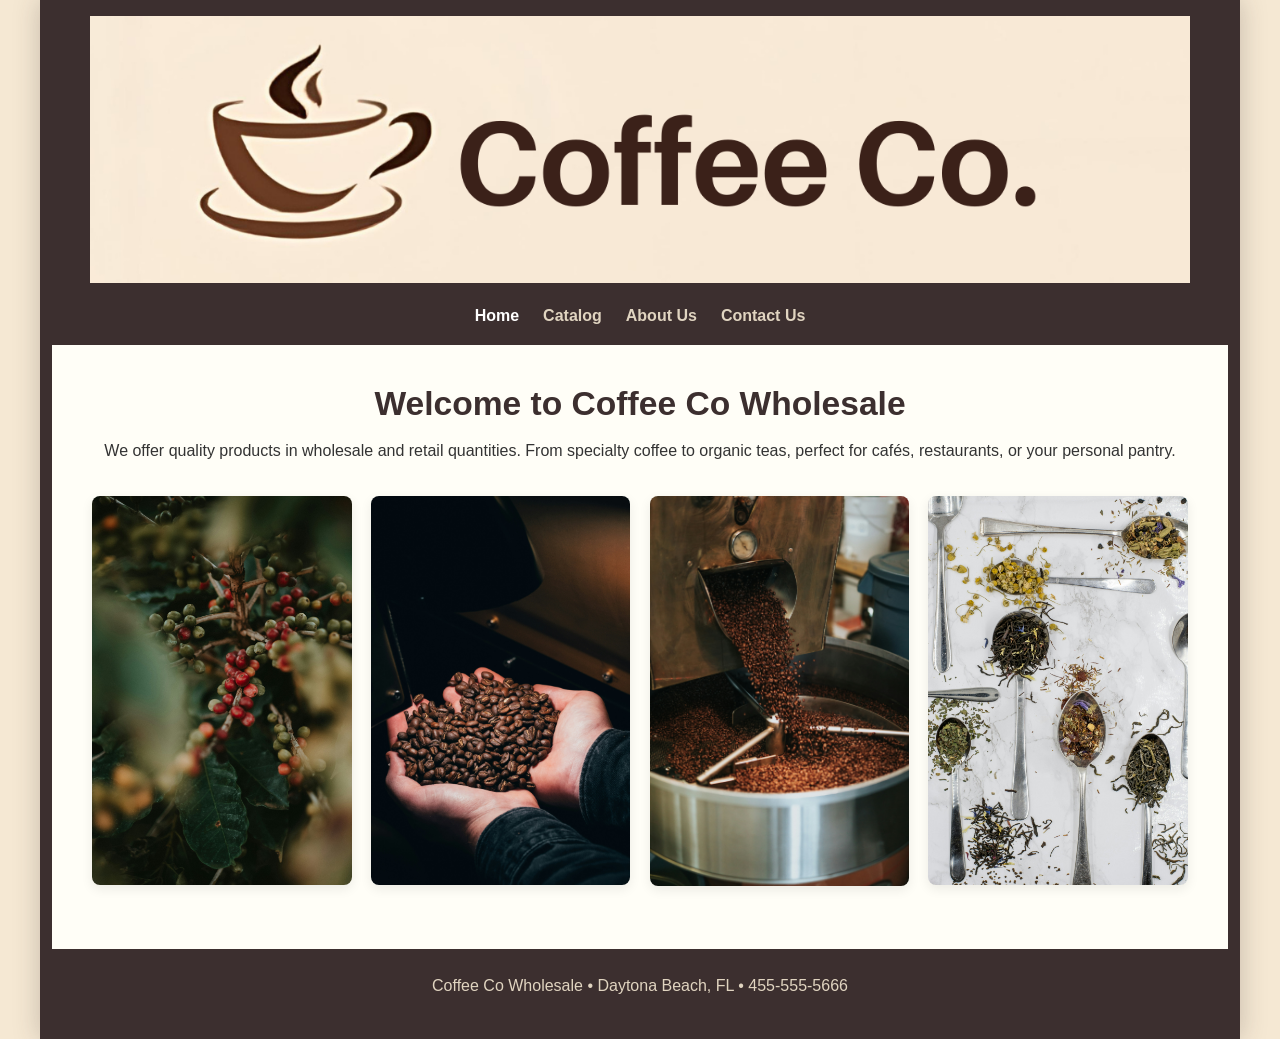
<file: index.html>
<!DOCTYPE html>
<html lang="en">
<head>
    <meta charset="UTF-8">
    <meta name="viewport" content="width=device-width, initial-scale=1.0">
    <title>Coffee Co Wholesale - Home</title>
    <link href="style.css" rel="stylesheet">
</head>
<body>

    <header>
        <a href="index.html">
            <img src="coffee_co.png" alt="Coffee Co Wholesale Logo">
        </a>
        
        <nav>
            <ul>
                <li><a href="index.html" class="active">Home</a></li>
                <li><a href="catalog.html">Catalog</a></li>
                <li><a href="about_us.html">About Us</a></li>
                <li><a href="contact_us.html">Contact Us</a></li>
            </ul>
        </nav>
    </header>

    <main>
        <h2>Welcome to Coffee Co Wholesale</h2>
        <p>We offer quality products in wholesale and retail quantities. From specialty coffee to organic teas, perfect for cafés, restaurants, or your personal pantry.</p>

        <div class="images">
            <img src="Farms.jpg" alt="Coffee farms in Central America">
            <img src="speciality_coffee.jpg" alt="Specialty coffee beans">
            <img src="roasting.jpg" alt="Fresh coffee roasting process">
            <img src="herbal_teas.jpg" alt="Herbal tea blends">
        </div>
    </main>

    <footer>
        <p>Coffee Co Wholesale • Daytona Beach, FL • 455-555-5666</p>
    </footer>

</body>
</html>
</file>
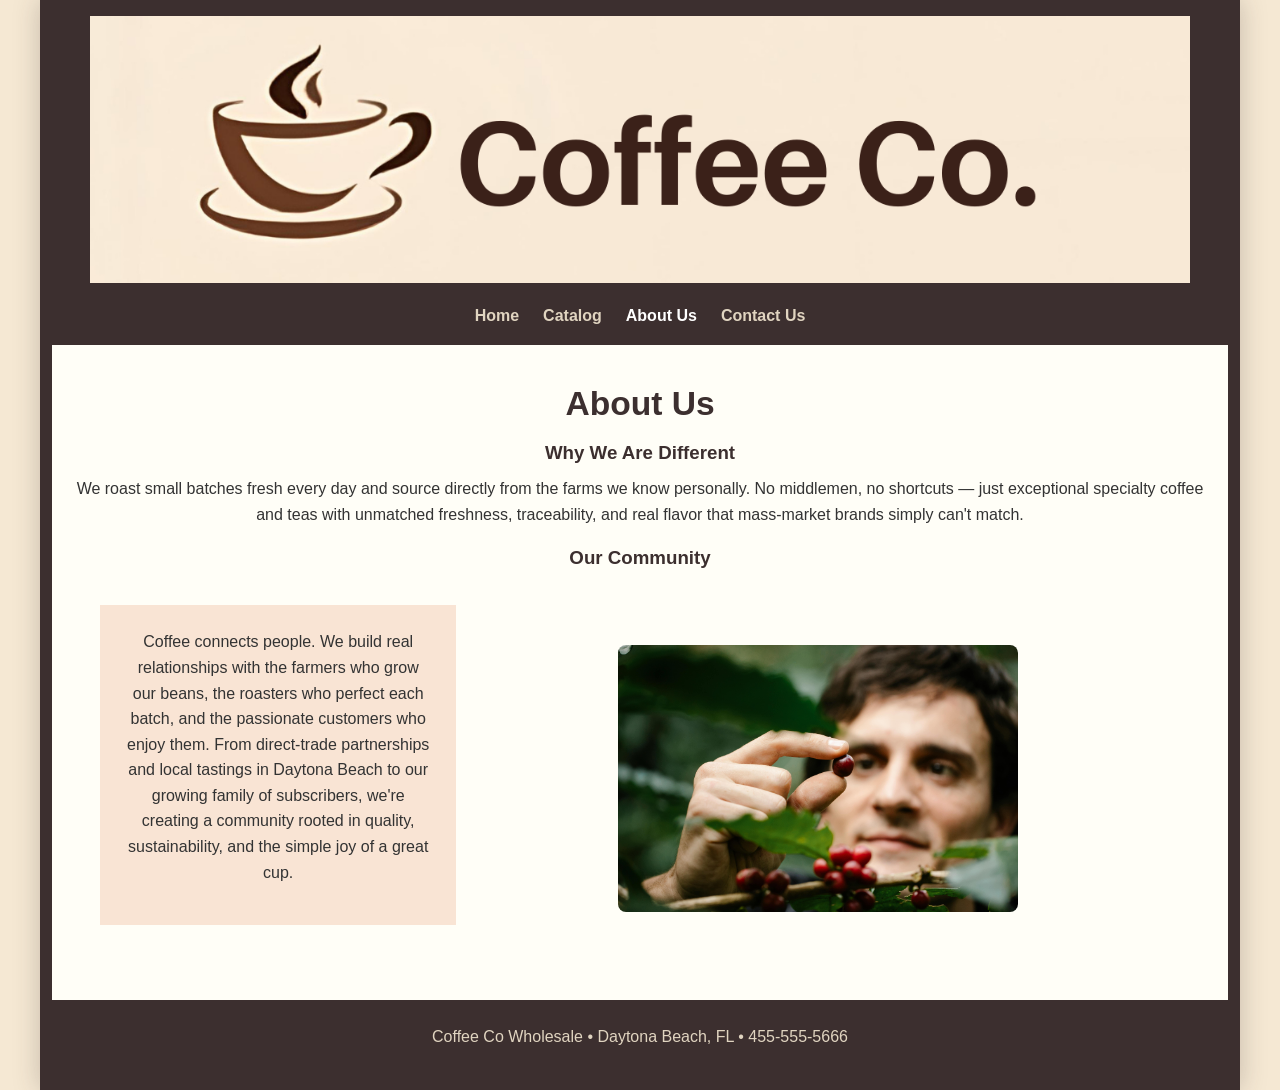
<file: about_us.html>
<!DOCTYPE html>
<html lang="en">
<head>
    <meta charset="UTF-8">
    <meta name="viewport" content="width=device-width, initial-scale=1.0">
    <title>About Us - Coffee Co Wholesale</title>
    <link href="style.css" rel="stylesheet">
</head>
<body>

    <header>
        <a href="index.html">
            <img src="coffee_co.png" alt="Coffee Co Wholesale Logo">
        </a>
        
        <nav>
            <ul>
                <li><a href="index.html">Home</a></li>
                <li><a href="catalog.html">Catalog</a></li>
                <li><a href="about_us.html" class="active">About Us</a></li>
                <li><a href="contact_us.html">Contact Us</a></li>
            </ul>
        </nav>
    </header>

    <main>
        <h2>About Us</h2>

        <div class="about">
            <h3>Why We Are Different</h3>
            <p>We roast small batches fresh every day and source directly from the farms we know personally. No middlemen, no shortcuts — just exceptional specialty coffee and teas with unmatched freshness, traceability, and real flavor that mass-market brands simply can't match.</p>
        </div>

        <h3>Our Community</h3>

        <div id="columns">
            <section id="leftColumn">
                <p>Coffee connects people. We build real relationships with the farmers who grow our beans, the roasters who perfect each batch, and the passionate customers who enjoy them. From direct-trade partnerships and local tastings in Daytona Beach to our growing family of subscribers, we're creating a community rooted in quality, sustainability, and the simple joy of a great cup.</p>
            </section>

            <section id="rightColumn">
                <img src="about.jpg" alt="Coffee Co community with farmers" class="about-roast">
            </section>
        </div>
    </main>

    <footer>
        <p>Coffee Co Wholesale • Daytona Beach, FL • 455-555-5666</p>
    </footer>

</body>
</html>
</file>
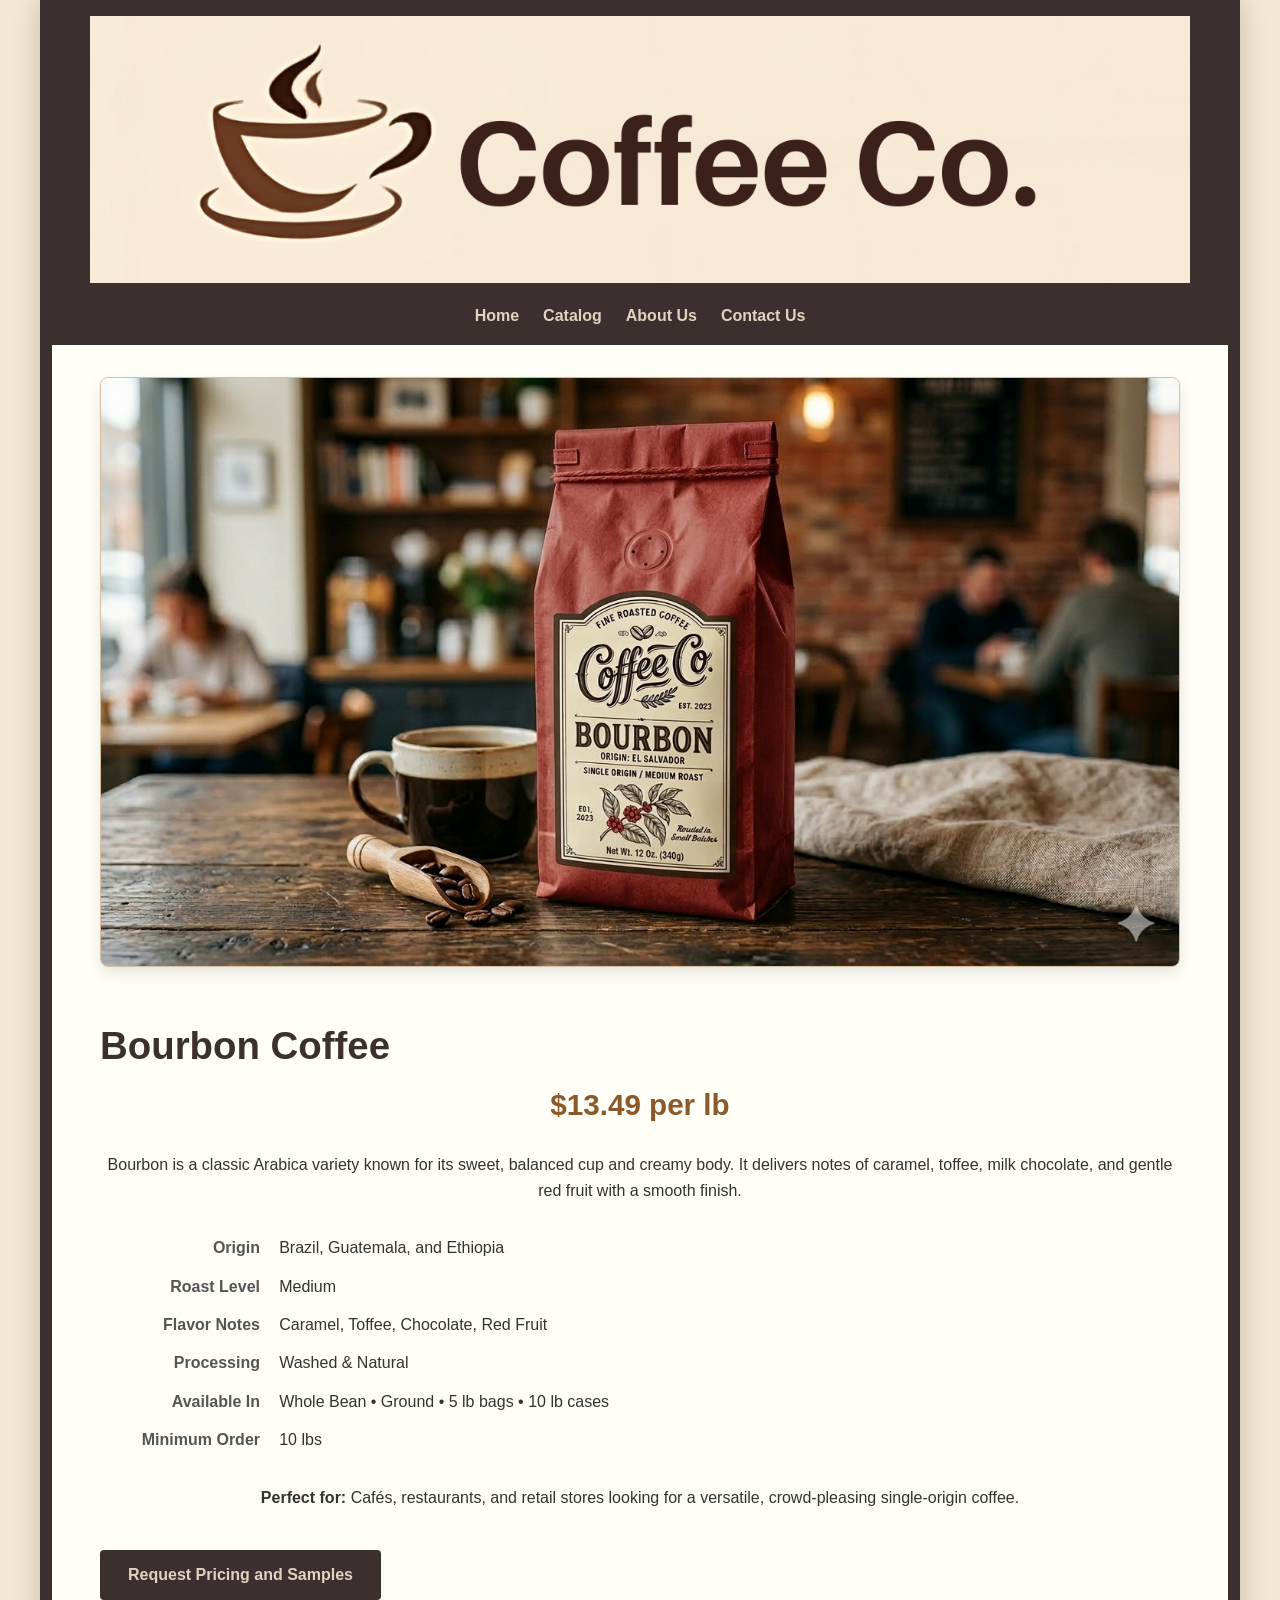
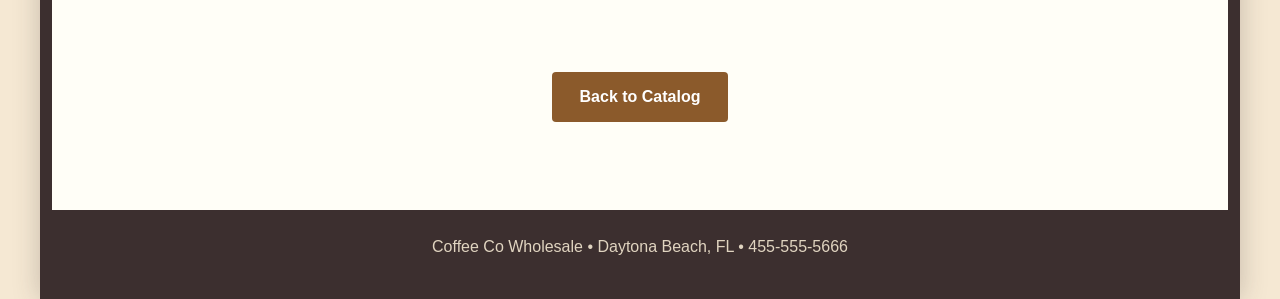
<file: bourbon_coffee.html>
<!DOCTYPE html>
<html lang="en">
<head>
    <meta charset="UTF-8">
    <meta name="viewport" content="width=device-width, initial-scale=1.0">
    <title>Bourbon Coffee - Coffee Co Wholesale</title>
    <link href="style.css" rel="stylesheet">
</head>
<body>

   <header>
        <a href="index.html">
            <img src="coffee_co.png" alt="Coffee Co Wholesale Logo">
        </a>
        
        <nav>
            <ul>
                <li><a href="index.html">Home</a></li>
                <li><a href="catalog.html">Catalog</a></li>
                <li><a href="about_us.html">About Us</a></li>
                <li><a href="contact_us.html">Contact Us</a></li>
            </ul>
        </nav>
    </header>


   <main>
        <article class="product-detail">
            <img src="bourbon.png" alt="Bourbon Coffee beans" class="large">

            <div class="product-info">
                <h1>Bourbon Coffee</h1>
                <p class="price">$13.49 per lb</p>
                
                <p>Bourbon is a classic Arabica variety known for its sweet, balanced cup and creamy body. It delivers notes of caramel, toffee, milk chocolate, and gentle red fruit with a smooth finish.</p>

                <dl>
                    <dt>Origin</dt>
                    <dd>Brazil, Guatemala, and Ethiopia</dd>
                    
                    <dt>Roast Level</dt>
                    <dd>Medium</dd>
                    
                    <dt>Flavor Notes</dt>
                    <dd>Caramel, Toffee, Chocolate, Red Fruit</dd>
                    
                    <dt>Processing</dt>
                    <dd>Washed &amp; Natural</dd>
                    
                    <dt>Available In</dt>
                    <dd>Whole Bean • Ground • 5 lb bags • 10 lb cases</dd>
                    
                    <dt>Minimum Order</dt>
                    <dd>10 lbs</dd>
                </dl>

                <p><strong>Perfect for:</strong> Cafés, restaurants, and retail stores looking for a versatile, crowd-pleasing single-origin coffee.</p>
                
                <a href="contact_us.html" class="wholesale-link">Request Pricing and Samples</a>
            </div>
        </article>
         <div style="text-align: center; margin: 2rem 0;">
            <a href="catalog.html" class="back-to-catalog">
                 Back to Catalog
            </a>
        </div>
    </main>

    <footer>
        <p>Coffee Co Wholesale • Daytona Beach, FL • 455-555-5666</p>
    </footer>

</body>
</html>
</file>
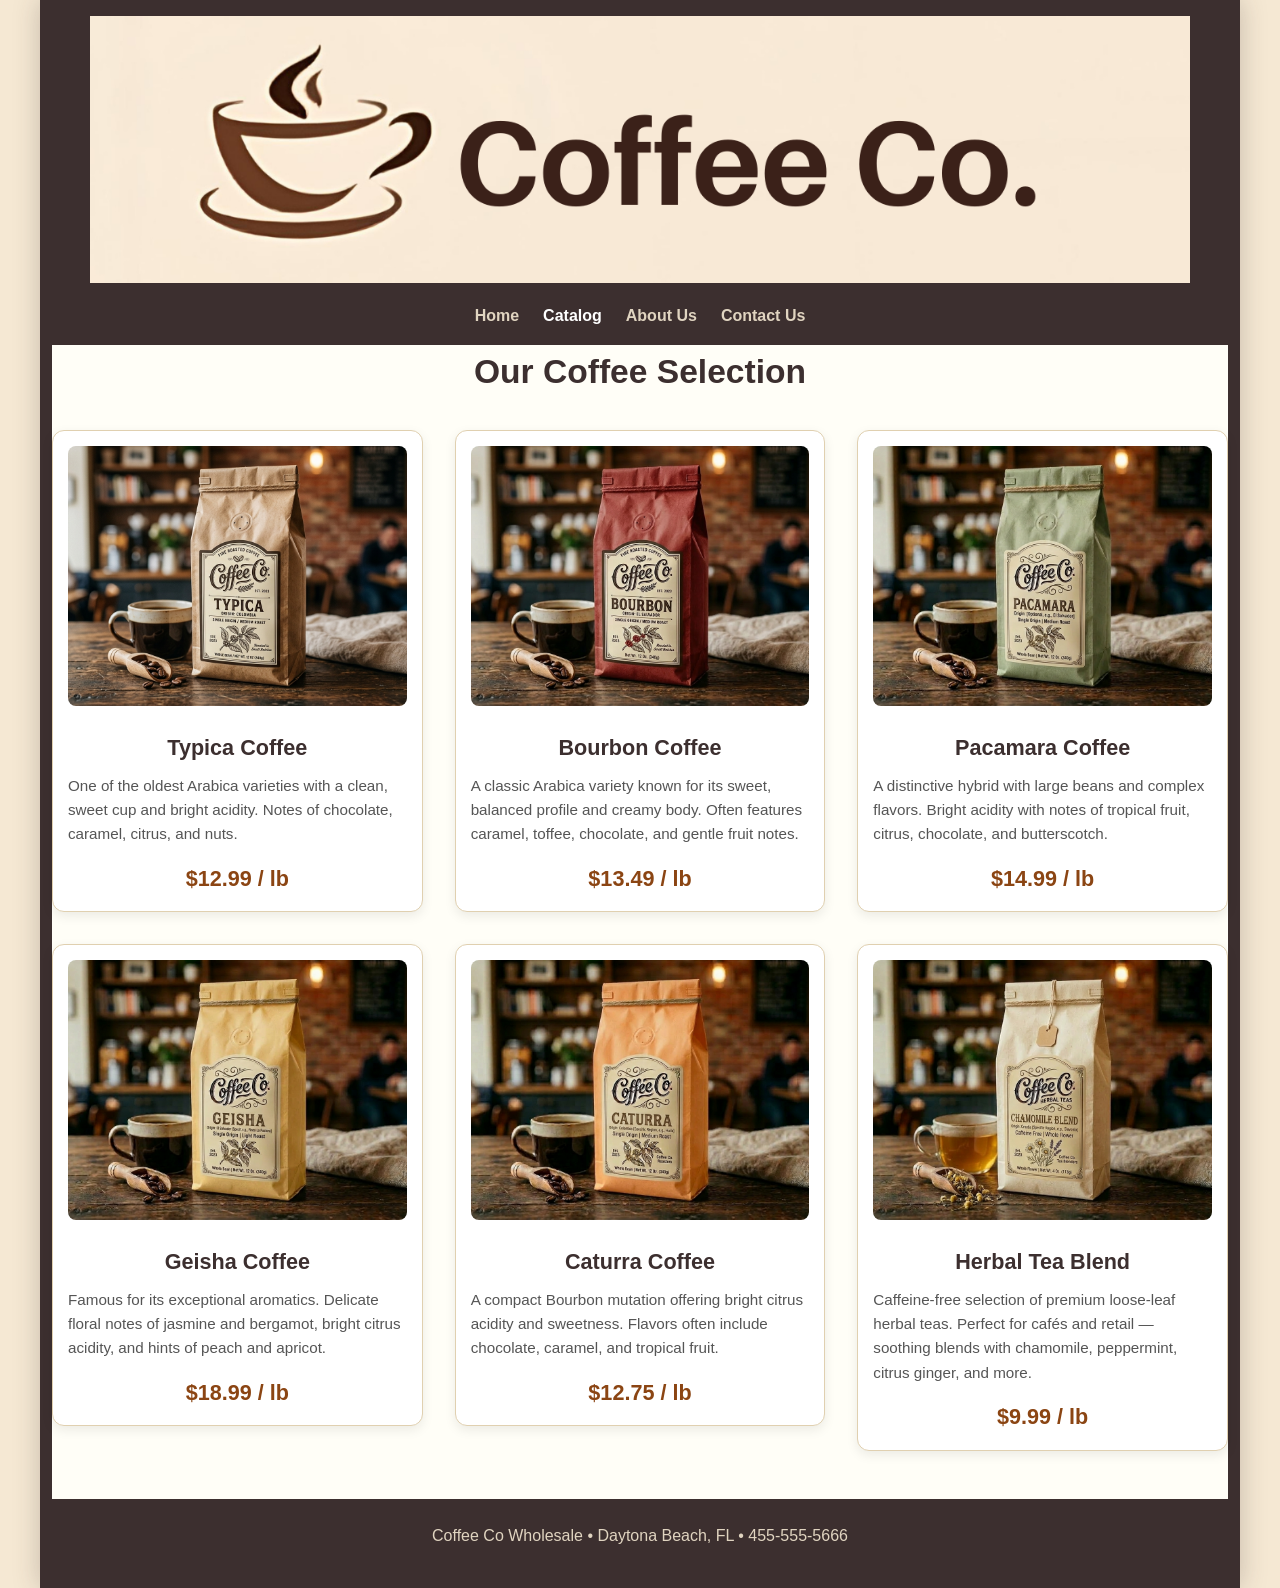
<file: catalog.html>
<!DOCTYPE html>
<html lang="en">
<head>
    <meta charset="UTF-8">
    <meta name="viewport" content="width=device-width, initial-scale=1.0">
    <title>Catalog - Coffee Co Wholesale</title>
    <link href="style.css" rel="stylesheet">
</head>
<body>

    <header>
        <a href="index.html">
            <img src="coffee_co.png" alt="Coffee Co Wholesale Logo">
        </a>
        
        <nav>
            <ul>
                <li><a href="index.html">Home</a></li>
                <li><a href="catalog.html" class="active">Catalog</a></li>
                <li><a href="about_us.html" >About Us</a></li>
                <li><a href="contact_us.html">Contact Us</a></li>
            </ul>
        </nav>
    </header>


    <section class="catalog">
        <h2>Our Coffee Selection</h2>
        
        <div class="product-grid">
            
            <!-- Typica -->
            <a href="typica_coffee.html" class="product-link">
                <article class="product">
                    <img src="typica.png" alt="Typica Coffee">
                    <h3>Typica Coffee</h3>
                    <p>One of the oldest Arabica varieties with a clean, sweet cup and bright acidity. Notes of chocolate, caramel, citrus, and nuts.</p>
                    <span class="price">$12.99 / lb</span>
                </article>
            </a>
            
            <!-- Bourbon -->
            <a href="bourbon_coffee.html" class="product-link">
                <article class="product">
                    <img src="bourbon.png" alt="Bourbon Coffee">
                    <h3>Bourbon Coffee</h3>
                    <p>A classic Arabica variety known for its sweet, balanced profile and creamy body. Often features caramel, toffee, chocolate, and gentle fruit notes.</p>
                    <span class="price">$13.49 / lb</span>
                </article>
            </a>
            
            <!-- Pacamara -->
            <a href="pacamara_coffee.html" class="product-link">
                <article class="product">
                    <img src="pacamara.png" alt="Pacamara Coffee">
                    <h3>Pacamara Coffee</h3>
                    <p>A distinctive hybrid with large beans and complex flavors. Bright acidity with notes of tropical fruit, citrus, chocolate, and butterscotch.</p>
                    <span class="price">$14.99 / lb</span>
                </article>
            </a>
            
            <!-- Geisha -->
            <a href="geisha_coffee.html" class="product-link">
                <article class="product">
                    <img src="geisha.png" alt="Geisha Coffee">
                    <h3>Geisha Coffee</h3>
                    <p>Famous for its exceptional aromatics. Delicate floral notes of jasmine and bergamot, bright citrus acidity, and hints of peach and apricot.</p>
                    <span class="price">$18.99 / lb</span>
                </article>
            </a>
            
            <!-- Caturra -->
            <a href="caturra_coffee.html" class="product-link">
                <article class="product">
                    <img src="caturra.png" alt="Caturra Coffee">
                    <h3>Caturra Coffee</h3>
                    <p>A compact Bourbon mutation offering bright citrus acidity and sweetness. Flavors often include chocolate, caramel, and tropical fruit.</p>
                    <span class="price">$12.75 / lb</span>
                </article>
            </a>
            
            <!-- Herbal Tea -->
            <a href="herbal_tea.html" class="product-link">
                <article class="product">
                    <img src="herbal_tea.png" alt="Herbal Tea Blend">
                    <h3>Herbal Tea Blend</h3>
                    <p>Caffeine-free selection of premium loose-leaf herbal teas. Perfect for cafés and retail — soothing blends with chamomile, peppermint, citrus ginger, and more.</p>
                    <span class="price">$9.99 / lb</span>
                </article>
            </a>
            
        </div>
    </section>

    <footer>
        <p>Coffee Co Wholesale • Daytona Beach, FL • 455-555-5666</p>
    </footer>

</body>
</html>
</file>
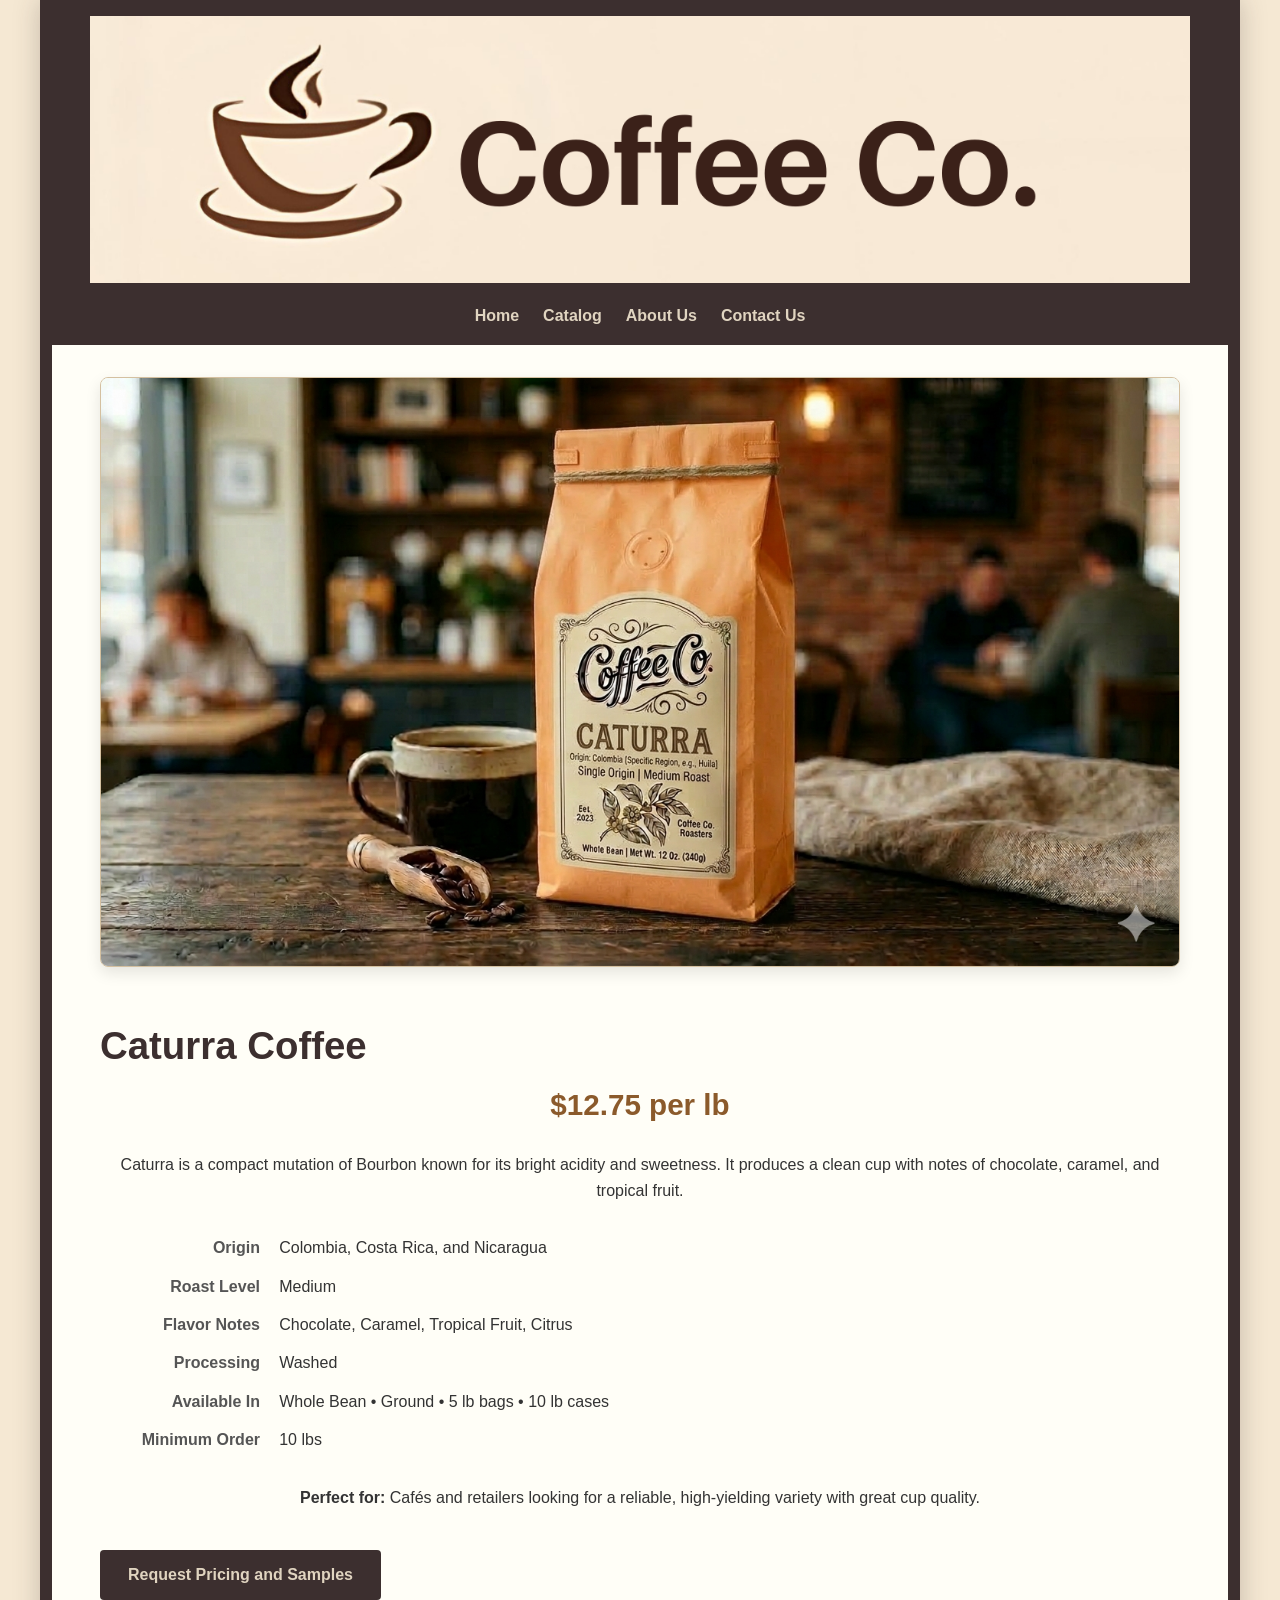
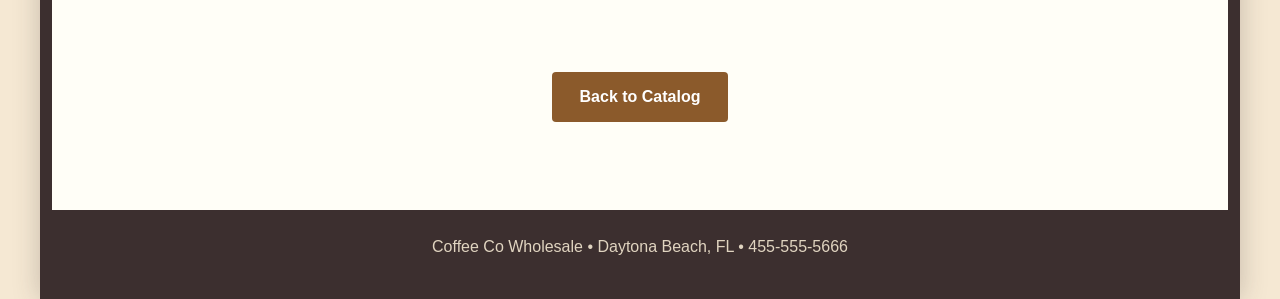
<file: caturra_coffee.html>
<!DOCTYPE html>
<html lang="en">
<head>
    <meta charset="UTF-8">
    <meta name="viewport" content="width=device-width, initial-scale=1.0">
    <title>Caturra Coffee - Coffee Co Wholesale</title>
    <link href="style.css" rel="stylesheet">
</head>
<body>

   <header>
        <a href="index.html">
            <img src="coffee_co.png" alt="Coffee Co Wholesale Logo">
        </a>
        
        <nav>
            <ul>
                <li><a href="index.html">Home</a></li>
                <li><a href="catalog.html">Catalog</a></li>
                <li><a href="about_us.html" >About Us</a></li>
                <li><a href="contact_us.html">Contact Us</a></li>
            </ul>
        </nav>
    </header>


   <main>
        <article class="product-detail">
            <img src="caturra.png" alt="Caturra Coffee beans" class="large">

            <div class="product-info">
                <h1>Caturra Coffee</h1>
                <p class="price">$12.75 per lb</p>
                
                <p>Caturra is a compact mutation of Bourbon known for its bright acidity and sweetness. It produces a clean cup with notes of chocolate, caramel, and tropical fruit.</p>

                <dl>
                    <dt>Origin</dt>
                    <dd>Colombia, Costa Rica, and Nicaragua</dd>
                    
                    <dt>Roast Level</dt>
                    <dd>Medium</dd>
                    
                    <dt>Flavor Notes</dt>
                    <dd>Chocolate, Caramel, Tropical Fruit, Citrus</dd>
                    
                    <dt>Processing</dt>
                    <dd>Washed</dd>
                    
                    <dt>Available In</dt>
                    <dd>Whole Bean • Ground • 5 lb bags • 10 lb cases</dd>
                    
                    <dt>Minimum Order</dt>
                    <dd>10 lbs</dd>
                </dl>

                <p><strong>Perfect for:</strong> Cafés and retailers looking for a reliable, high-yielding variety with great cup quality.</p>
                
                <a href="contact_us.html" class="wholesale-link">Request Pricing and Samples</a>
            </div>
        </article>
         <div style="text-align: center; margin: 2rem 0;">
            <a href="catalog.html" class="back-to-catalog">
                 Back to Catalog
            </a>
        </div>
    </main>

    <footer>
        <p>Coffee Co Wholesale • Daytona Beach, FL • 455-555-5666</p>
    </footer>

</body>
</html>
</file>
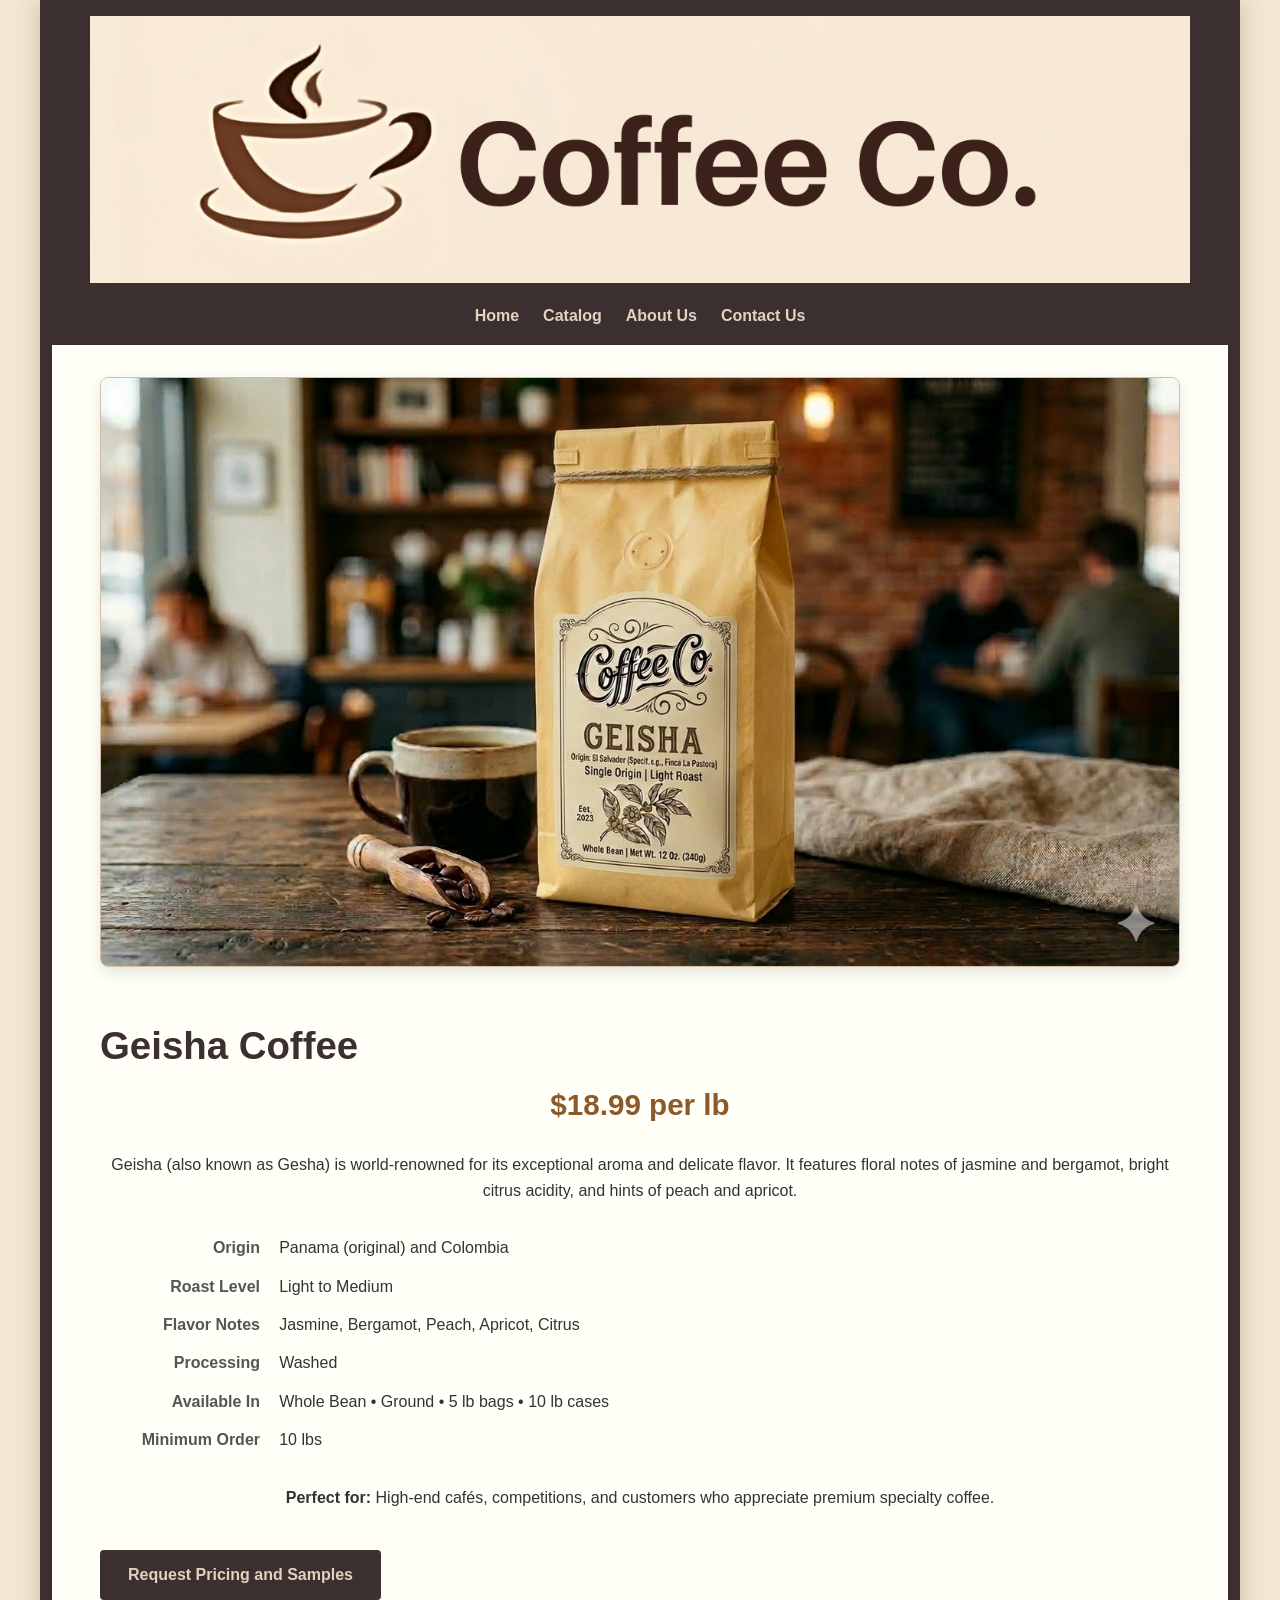
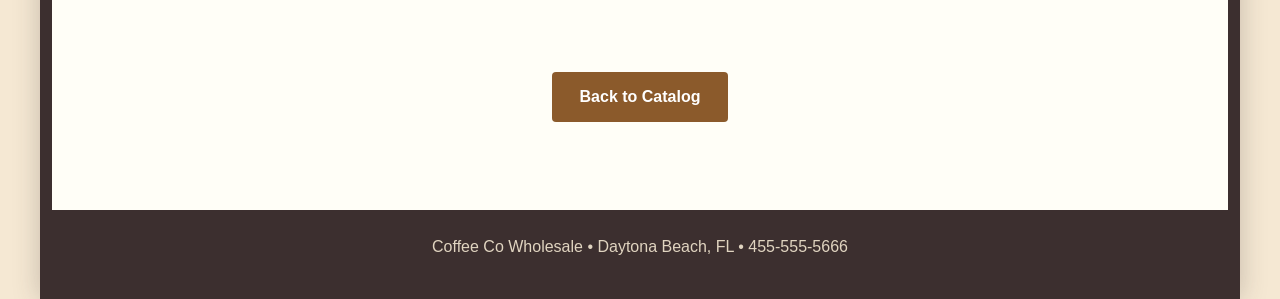
<file: geisha_coffee.html>
<!DOCTYPE html>
<html lang="en">
<head>
    <meta charset="UTF-8">
    <meta name="viewport" content="width=device-width, initial-scale=1.0">
    <title>Geisha Coffee - Coffee Co Wholesale</title>
    <link href="style.css" rel="stylesheet">
</head>
<body>

    <header>
        <a href="index.html">
            <img src="coffee_co.png" alt="Coffee Co Wholesale Logo">
        </a>
        
        <nav>
            <ul>
                <li><a href="index.html">Home</a></li>
                <li><a href="catalog.html">Catalog</a></li>
                <li><a href="about_us.html" >About Us</a></li>
                <li><a href="contact_us.html">Contact Us</a></li>
            </ul>
        </nav>
    </header>


   <main>
        <article class="product-detail">
            <img src="geisha.png" alt="Geisha Coffee beans" class="large">

            <div class="product-info">
                <h1>Geisha Coffee</h1>
                <p class="price">$18.99 per lb</p>
                
                <p>Geisha (also known as Gesha) is world-renowned for its exceptional aroma and delicate flavor. It features floral notes of jasmine and bergamot, bright citrus acidity, and hints of peach and apricot.</p>

                <dl>
                    <dt>Origin</dt>
                    <dd>Panama (original) and Colombia</dd>
                    
                    <dt>Roast Level</dt>
                    <dd>Light to Medium</dd>
                    
                    <dt>Flavor Notes</dt>
                    <dd>Jasmine, Bergamot, Peach, Apricot, Citrus</dd>
                    
                    <dt>Processing</dt>
                    <dd>Washed</dd>
                    
                    <dt>Available In</dt>
                    <dd>Whole Bean • Ground • 5 lb bags • 10 lb cases</dd>
                    
                    <dt>Minimum Order</dt>
                    <dd>10 lbs</dd>
                </dl>

                <p><strong>Perfect for:</strong> High-end cafés, competitions, and customers who appreciate premium specialty coffee.</p>
                
                <a href="contact_us.html" class="wholesale-link">Request Pricing and Samples</a>
            </div>
        </article>
         <div style="text-align: center; margin: 2rem 0;">
            <a href="catalog.html" class="back-to-catalog">
                 Back to Catalog
            </a>
        </div>
    </main>

    <footer>
        <p>Coffee Co Wholesale • Daytona Beach, FL • 455-555-5666</p>
    </footer>

</body>
</html>
</file>
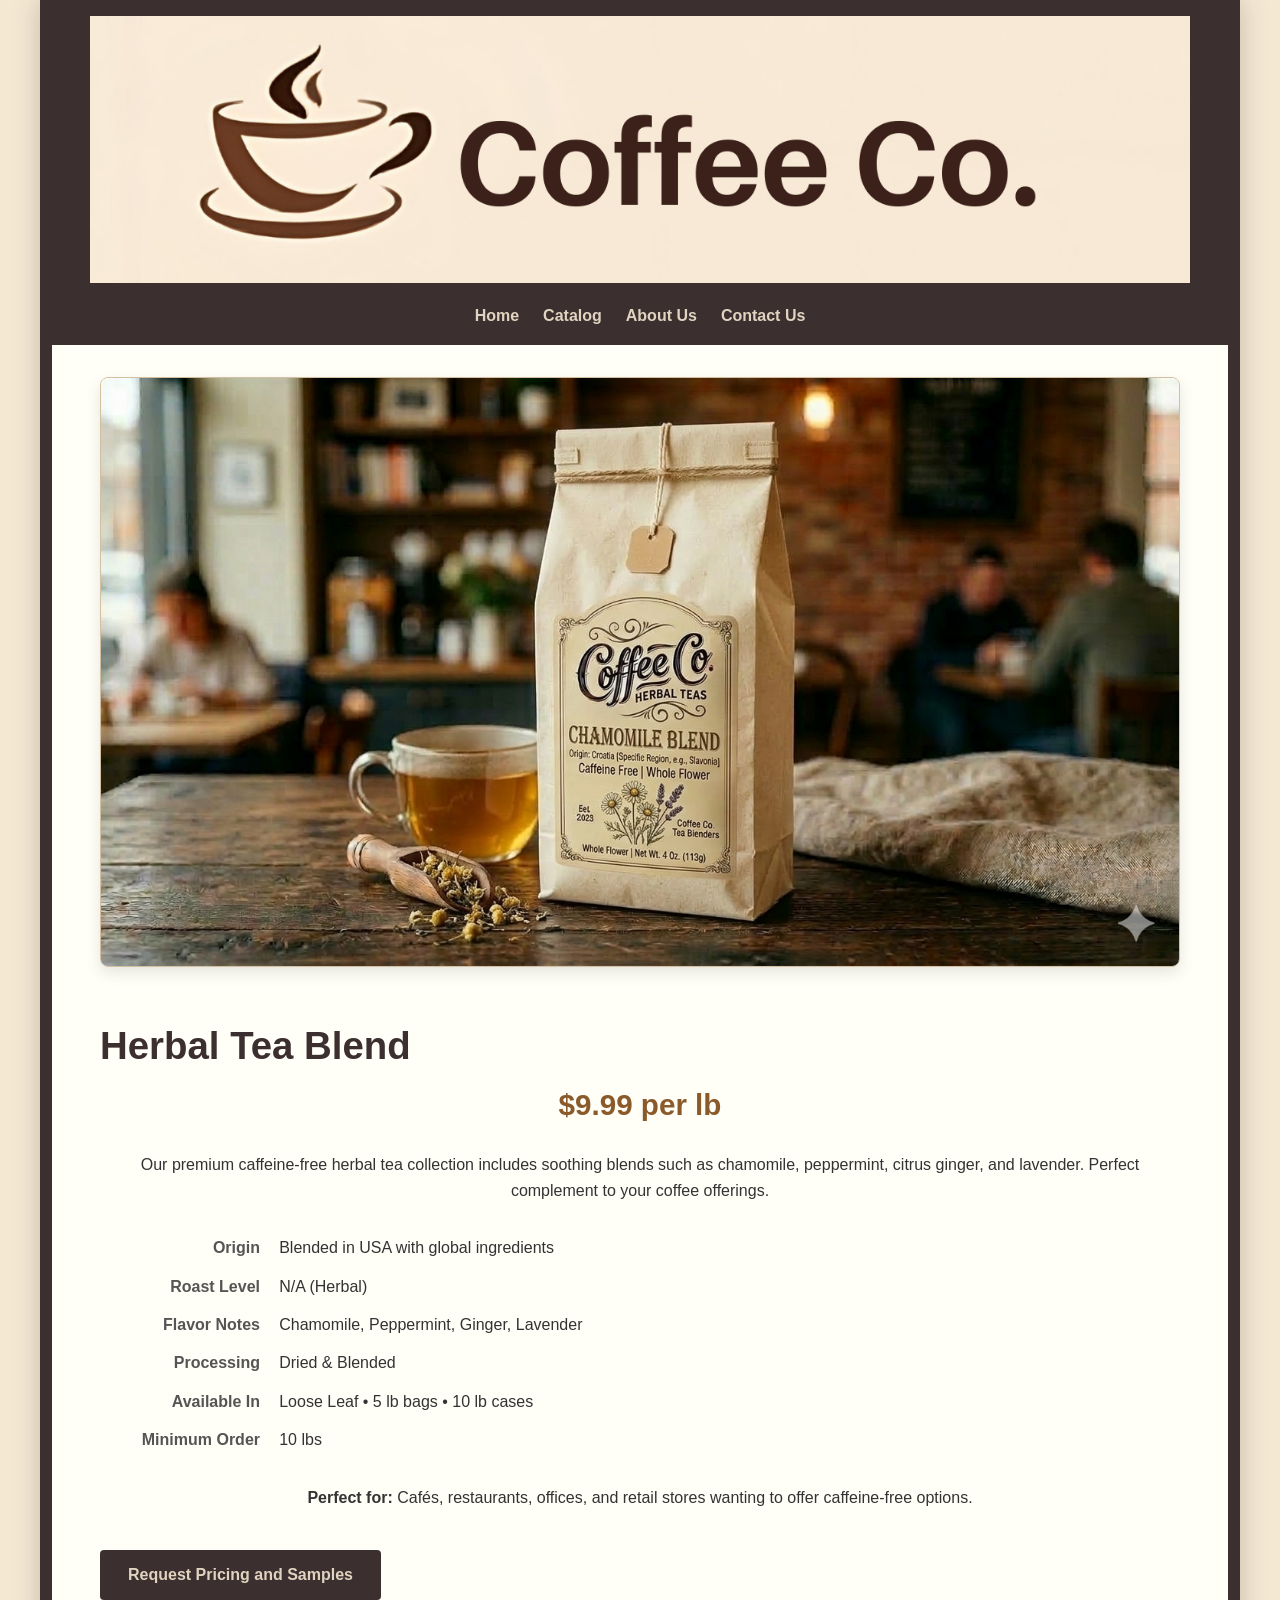
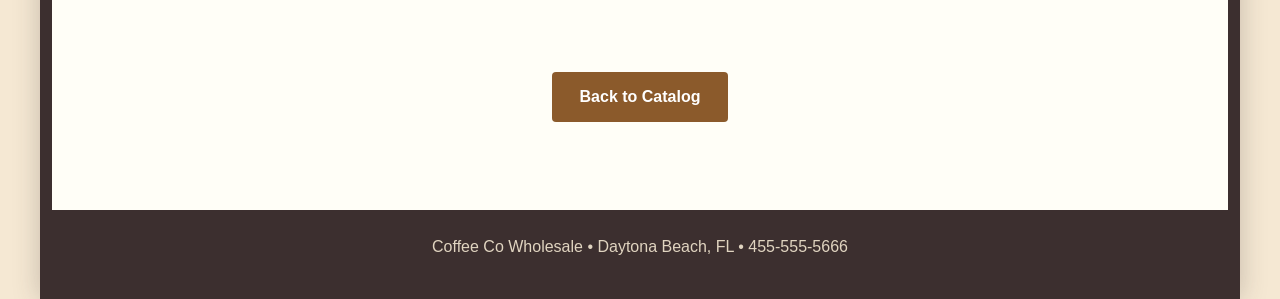
<file: herbal_tea.html>
<!DOCTYPE html>
<html lang="en">
<head>
    <meta charset="UTF-8">
    <meta name="viewport" content="width=device-width, initial-scale=1.0">
    <title>Herbal Tea Blend - Coffee Co Wholesale</title>
    <link href="style.css" rel="stylesheet">
</head>
<body>

   <header>
        <a href="index.html">
            <img src="coffee_co.png" alt="Coffee Co Wholesale Logo">
        </a>
        
        <nav>
            <ul>
                <li><a href="index.html">Home</a></li>
                <li><a href="catalog.html">Catalog</a></li>
                <li><a href="about_us.html" >About Us</a></li>
                <li><a href="contact_us.html">Contact Us</a></li>
            </ul>
        </nav>
    </header>


   <main>
        <article class="product-detail">
            <img src="herbal_tea.png" alt="Herbal Tea Blend" class="large">

            <div class="product-info">
                <h1>Herbal Tea Blend</h1>
                <p class="price">$9.99 per lb</p>
                
                <p>Our premium caffeine-free herbal tea collection includes soothing blends such as chamomile, peppermint, citrus ginger, and lavender. Perfect complement to your coffee offerings.</p>

                <dl>
                    <dt>Origin</dt>
                    <dd>Blended in USA with global ingredients</dd>
                    
                    <dt>Roast Level</dt>
                    <dd>N/A (Herbal)</dd>
                    
                    <dt>Flavor Notes</dt>
                    <dd>Chamomile, Peppermint, Ginger, Lavender</dd>
                    
                    <dt>Processing</dt>
                    <dd>Dried &amp; Blended</dd>
                    
                    <dt>Available In</dt>
                    <dd>Loose Leaf • 5 lb bags • 10 lb cases</dd>
                    
                    <dt>Minimum Order</dt>
                    <dd>10 lbs</dd>
                </dl>

                <p><strong>Perfect for:</strong> Cafés, restaurants, offices, and retail stores wanting to offer caffeine-free options.</p>
                
                <a href="contact_us.html" class="wholesale-link">Request Pricing and Samples</a>
            </div>
        </article>
         <div style="text-align: center; margin: 2rem 0;">
            <a href="catalog.html" class="back-to-catalog">
                 Back to Catalog
            </a>
        </div>
    </main>

    <footer>
        <p>Coffee Co Wholesale • Daytona Beach, FL • 455-555-5666</p>
    </footer>

</body>
</html>
</file>
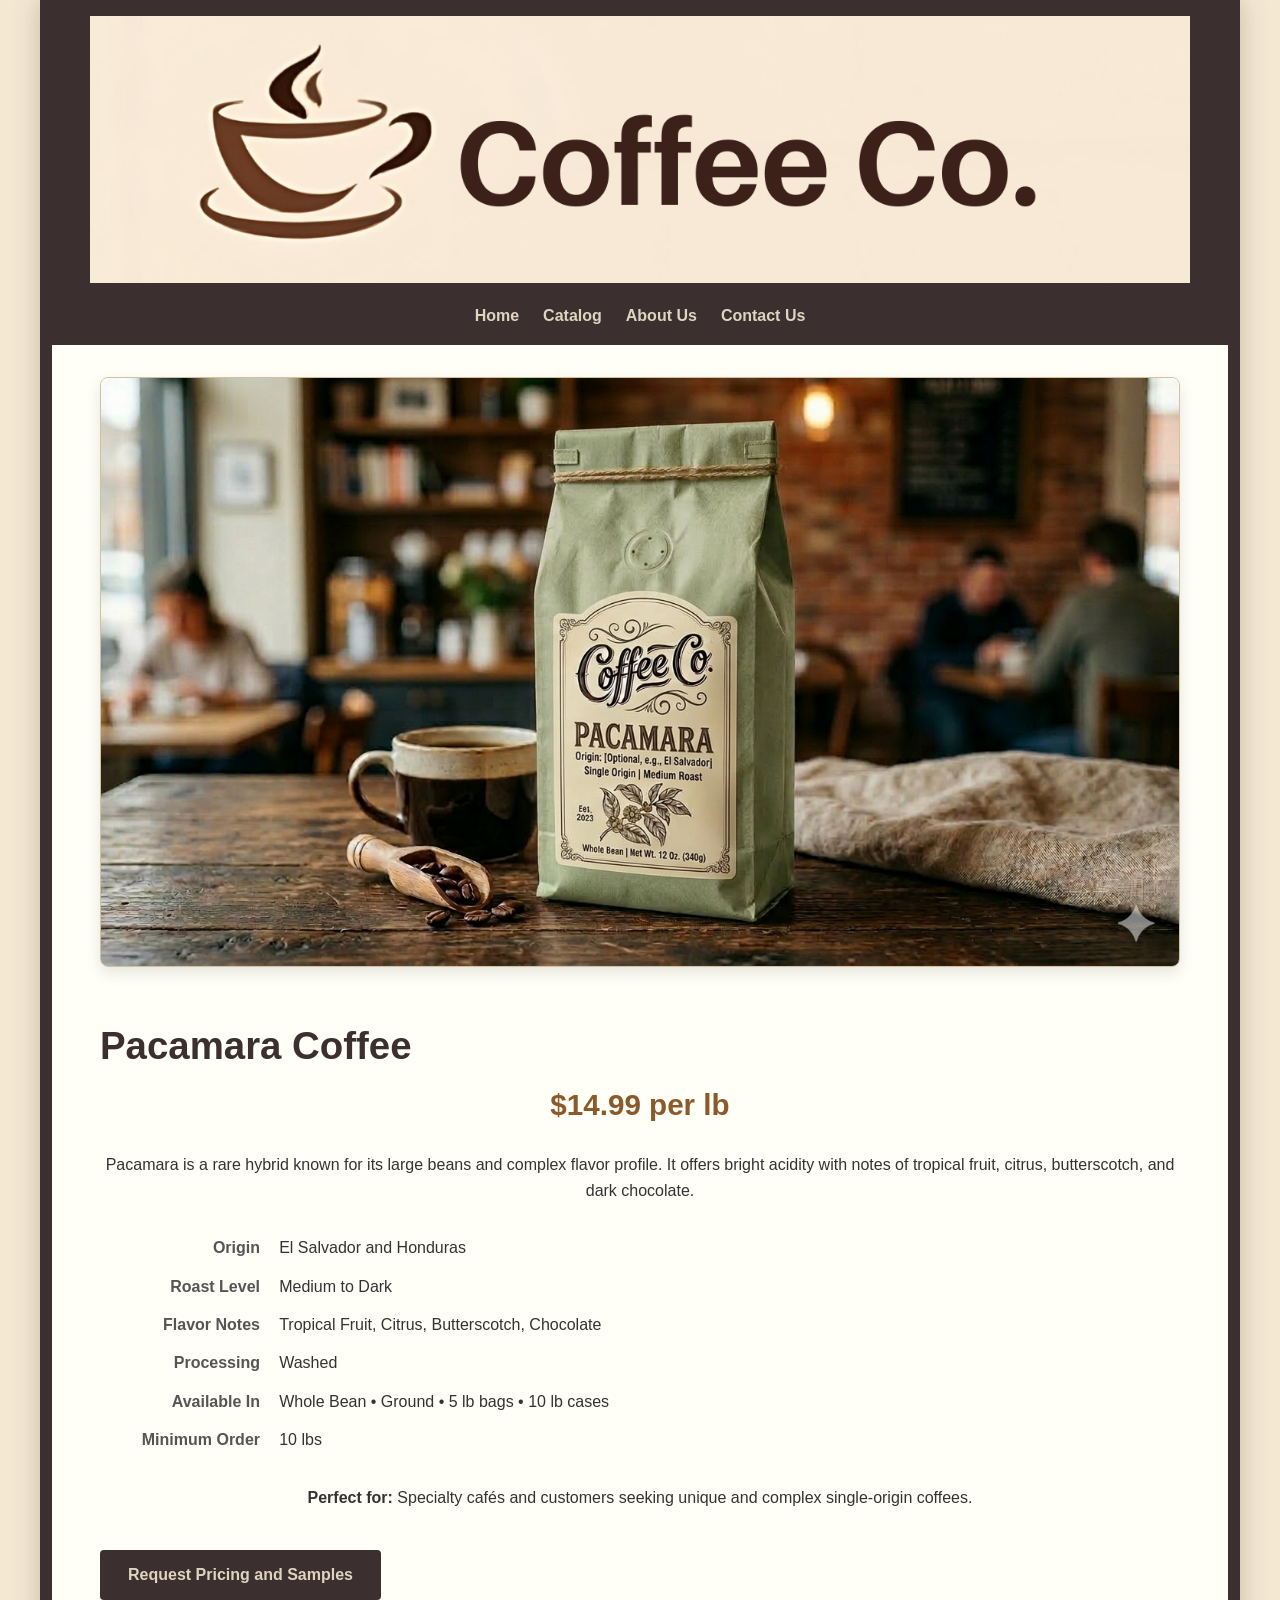
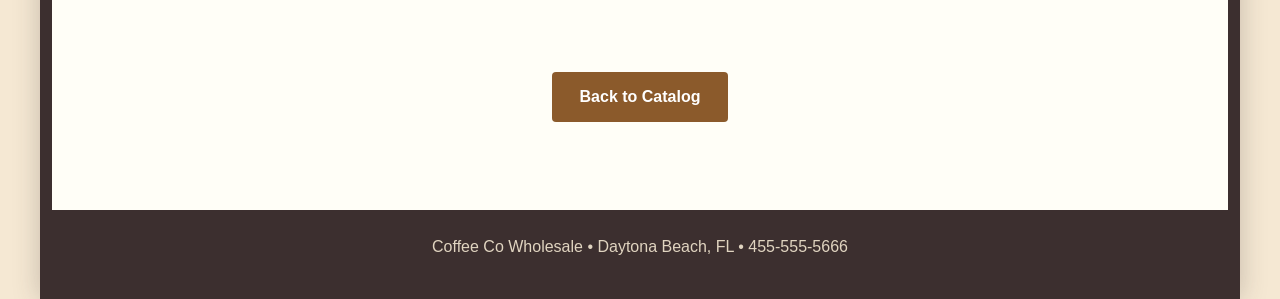
<file: pacamara_coffee.html>
<!DOCTYPE html>
<html lang="en">
<head>
    <meta charset="UTF-8">
    <meta name="viewport" content="width=device-width, initial-scale=1.0">
    <title>Pacamara Coffee - Coffee Co Wholesale</title>
    <link href="style.css" rel="stylesheet">
</head>
<body>

    <header>
        <a href="index.html">
            <img src="coffee_co.png" alt="Coffee Co Wholesale Logo">
        </a>
        
        <nav>
            <ul>
                <li><a href="index.html">Home</a></li>
                <li><a href="catalog.html">Catalog</a></li>
                <li><a href="about_us.html" >About Us</a></li>
                <li><a href="contact_us.html">Contact Us</a></li>
            </ul>
        </nav>
    </header>


   <main>
        <article class="product-detail">
            <img src="pacamara.png" alt="Pacamara Coffee beans" class="large">

            <div class="product-info">
                <h1>Pacamara Coffee</h1>
                <p class="price">$14.99 per lb</p>
                
                <p>Pacamara is a rare hybrid known for its large beans and complex flavor profile. It offers bright acidity with notes of tropical fruit, citrus, butterscotch, and dark chocolate.</p>

                <dl>
                    <dt>Origin</dt>
                    <dd>El Salvador and Honduras</dd>
                    
                    <dt>Roast Level</dt>
                    <dd>Medium to Dark</dd>
                    
                    <dt>Flavor Notes</dt>
                    <dd>Tropical Fruit, Citrus, Butterscotch, Chocolate</dd>
                    
                    <dt>Processing</dt>
                    <dd>Washed</dd>
                    
                    <dt>Available In</dt>
                    <dd>Whole Bean • Ground • 5 lb bags • 10 lb cases</dd>
                    
                    <dt>Minimum Order</dt>
                    <dd>10 lbs</dd>
                </dl>

                <p><strong>Perfect for:</strong> Specialty cafés and customers seeking unique and complex single-origin coffees.</p>
                
                <a href="contact_us.html" class="wholesale-link">Request Pricing and Samples</a>
            </div>
        </article>
         <div style="text-align: center; margin: 2rem 0;">
            <a href="catalog.html" class="back-to-catalog">
                 Back to Catalog
            </a>
        </div>
    </main>

    <footer>
        <p>Coffee Co Wholesale • Daytona Beach, FL • 455-555-5666</p>
    </footer>

</body>
</html>
</file>
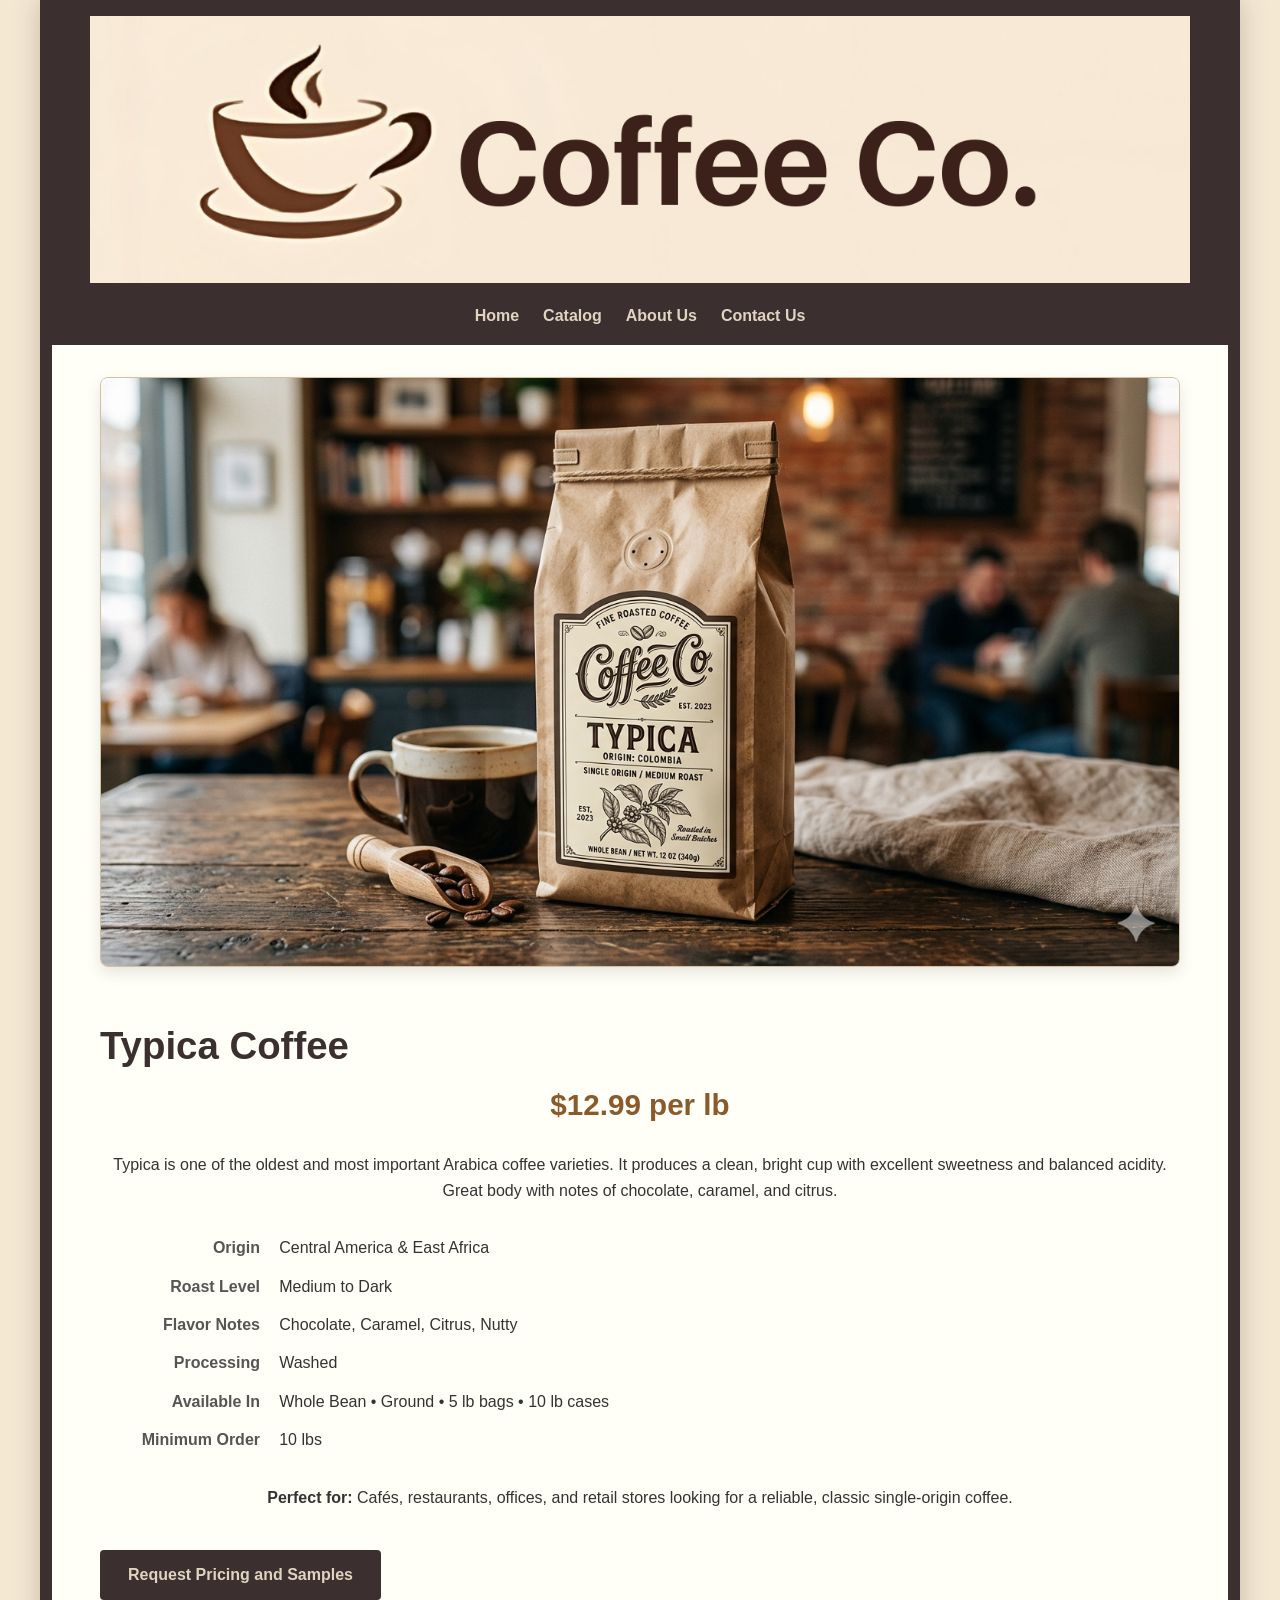
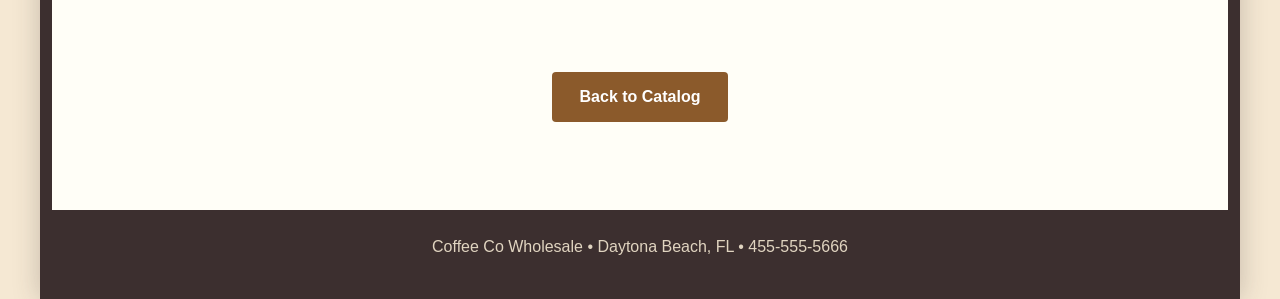
<file: typica_coffee.html>
<!DOCTYPE html>
<html lang="en">
<head>
    <meta charset="UTF-8">
    <meta name="viewport" content="width=device-width, initial-scale=1.0">
    <title>Typica Coffee - Coffee Co Wholesale</title>
    <link href="style.css" rel="stylesheet">
</head>
<body>

    <header>
        <a href="index.html">
            <img src="coffee_co.png" alt="Coffee Co Wholesale Logo">
        </a>
        
        <nav>
            <ul>
                <li><a href="index.html">Home</a></li>
                <li><a href="catalog.html">Catalog</a></li>
                <li><a href="about_us.html" >About Us</a></li>
                <li><a href="contact_us.html">Contact Us</a></li>
            </ul>
        </nav>
    </header>


   <main>
        <article class="product-detail">   <!-- reuse or extend your existing class -->
            
            <!-- Image on the left (or top on mobile) -->
            <img src="typica.png" alt="Typica Coffee beans" class="large">

            <!-- Information on the right -->
            <div class="product-info">
                <h1>Typica Coffee</h1>
                <p class="price">$12.99 per lb</p>
                
                <p>Typica is one of the oldest and most important Arabica coffee varieties. It produces a clean, bright cup with excellent sweetness and balanced acidity. Great body with notes of chocolate, caramel, and citrus.</p>

                <dl>
                    <dt>Origin</dt>
                    <dd>Central America &amp; East Africa</dd>
                    
                    <dt>Roast Level</dt>
                    <dd>Medium to Dark</dd>
                    
                    <dt>Flavor Notes</dt>
                    <dd>Chocolate, Caramel, Citrus, Nutty</dd>
                    
                    <dt>Processing</dt>
                    <dd>Washed</dd>
                    
                    <dt>Available In</dt>
                    <dd>Whole Bean • Ground • 5 lb bags • 10 lb cases</dd>
                    
                    <dt>Minimum Order</dt>
                    <dd>10 lbs</dd>
                </dl>

                <p><strong>Perfect for:</strong> Cafés, restaurants, offices, and retail stores looking for a reliable, classic single-origin coffee.</p>
                
                <a href="contact_us.html" class="wholesale-link">Request Pricing and Samples</a>
            </div>
        </article>
        <div style="text-align: center; margin: 2rem 0;">
            <a href="catalog.html" class="back-to-catalog">
                 Back to Catalog
            </a>
        </div>
    </main>

    <footer>
        <p>Coffee Co Wholesale • Daytona Beach, FL • 455-555-5666</p>
    </footer>

</body>
</html>
</file>
<file: style.css>
/* CSS reset */

* {
    margin: 0;
    padding: 0;
    box-sizing: border-box;
}

/* Page Background & Body */
html {
    background-color: #f5e8d3;
}

body {
    font-family: Arial, Helvetica, sans-serif;
    line-height: 1.6;
    color: #333;
    background-color: #fffef7;
    max-width: 1200px;
    margin: 0 auto;
    box-shadow: 0 0 25px rgba(60, 47, 47, 0.25);
    border-left: 12px solid #3c2f2f;
    border-right: 12px solid #3c2f2f;
    min-height: 100vh;
}

/* Typography */
h2 {
    margin-bottom: 0.5rem;
    font-size: 2.1rem;
    text-align: center;
    color: #3c2f2f;
}

h3 {
    margin-bottom: 0.5rem;
    text-align: center;
    color: #3c2f2f;
}

p {
    text-align: center;
    margin-bottom: 1rem;
}

/* Header & Navigation */
header {
    background-color: #3c2f2f;
    color: white;
    padding: 1rem;
    text-align: center;
}

header img {
    width: 100%;
    max-width: 1100px;        
    height: auto;
}

nav ul {
    list-style: none;
    display: flex;
    justify-content: center;
    flex-wrap: wrap;
    gap: 1.5rem;
    margin-top: 0.8rem;
}

nav a {
    color: #e0d4c0;
    text-decoration: none;
    font-weight: bold;
    transition: color 0.3s;
}

nav a:hover,
nav a.active {
    color: #fff;
}

/* Main Content */
main {
    max-width: 1200px;
    margin: 2rem auto;
    padding: 0 1.5rem;
}

/* Home Page Image Gallery */
.images {
    column-count: 2;
    column-gap: 1.2rem;
    margin: 2rem auto;
    max-width: 1400px;
    padding: 0 1rem;
}

.images img {
    width: 100%;
    height: auto;
    display: block;
    border-radius: 8px;
    box-shadow: 0 4px 12px rgba(0,0,0,0.08);
    margin-bottom: 1rem;
}

/* About Us */
#columns {
    overflow: hidden;
    margin: 2rem auto;
    max-width: 1200px;
    padding: 0 1.5rem;
}

#leftColumn,
#rightColumn {
    float: left;
    padding: 1.5rem;
    box-sizing: border-box;
    min-height: 300px;
}

#leftColumn {
    clear: left;
    width: 33%;
    background-color: #f9e4d4;
    text-align: left;
}

#rightColumn {
    width: 67%;
    background-color: #fffef7;
    text-align: center;
}

.about-roast {
    max-width: 90%;
    width: 400px;
    height: auto;
    display: block;
    margin: 1rem auto;
    border-radius: 8px;
}

/* Catalog Grid  */
.product-grid {
    display: grid;
    grid-template-columns: repeat(3, 1fr);   
    gap: 2rem;
    margin-top: 2rem;
    max-width: 1200px;
    margin-left: auto;
    margin-right: auto;
}

/* Tablet and Mobile for Catalog */
@media (max-width: 900px) {
    .product-grid {
        grid-template-columns: repeat(2, 1fr);   
    }
}

@media (max-width: 600px) {
    .product-grid {
        grid-template-columns: 1fr;              
    }
    
    .product img {
        height: 220px;
    }
}

.product {
    background: white;
    border: 1px solid #e0d0b0;
    border-radius: 12px;
    overflow: hidden;
    box-shadow: 0 4px 12px rgba(0,0,0,0.08);
    transition: transform 0.25s, box-shadow 0.25s;
    text-align: center;
    padding: 15px;
    display: flex;
    flex-direction: column;
}

.product:hover {
    transform: translateY(-8px);
    box-shadow: 0 12px 25px rgba(0,0,0,0.12);
}

.product img {
    width: 100%;
    height: 260px;
    object-fit: cover;
    border-radius: 8px;
    margin-bottom: 15px;
}

.product h3 {
    font-size: 1.35rem;
    color: #3c2f2f;
    margin: 10px 0 8px;
}

.product p {
    font-size: 0.95rem;
    color: #555;
    margin-bottom: 15px;
    text-align: left;
    flex-grow: 1;
}

.product .price {
    display: block;
    font-size: 1.35rem;
    font-weight: bold;
    color: #8b4513;
    margin-top: auto;
}

/* Product Detail Page */
.product-detail {
    display: flex;
    flex-wrap: wrap;
    gap: 3rem;
    align-items: flex-start;
    max-width: 1200px;
    margin: 2rem auto;
    padding: 0 1.5rem;
}

.product-detail img.large {
    flex: 1 1 420px;
    max-width: 100%;
    height: auto;
    border-radius: 8px;
    border: 1px solid #d4c0a0;
    box-shadow: 0 6px 15px rgba(0,0,0,0.1);
}

.product-info {
    flex: 1 1 420px;
    min-width: 280px;
    text-align: left;
}

.product-info h1 {
    color: #3c2f2f;
    font-size: 2.4rem;
    margin-bottom: 0.3rem;
}

.product-info .price {
    font-size: 1.85rem;
    color: #8b5a2b;
    font-weight: bold;
    margin-bottom: 1.5rem;
}

.product-info dl {
    display: grid;
    grid-template-columns: 160px 1fr;
    gap: 0.8rem 1.2rem;
    margin: 2rem 0;
}

.product-info dt {
    font-weight: bold;
    color: #555;
    text-align: right;
}

.product-info dd {
    margin: 0;
    color: #333;
}

/* Buttons */
.wholesale-link {
    display: inline-block;
    margin-top: 1.5rem;
    padding: 12px 28px;
    background-color: #3c2f2f;
    color: #e0d4c0;
    text-decoration: none;
    font-weight: bold;
    border-radius: 4px;
    transition: background-color 0.3s;
}

.wholesale-link:hover {
    background-color: #8b5a2b;
    color: white;
}

.back-to-catalog {
    display: inline-block;
    margin: 2.5rem auto;
    padding: 12px 28px;
    background-color: #8b5a2b;
    color: white;
    text-decoration: none;
    font-weight: bold;
    border-radius: 4px;
    transition: background-color 0.3s;
}

.back-to-catalog:hover {
    background-color: #3c2f2f;
}

/* Contact Form Styles */
.contact-info {
    background-color: #f9f0e6;
    padding: 1.5rem;
    border-radius: 10px;
    margin-top: 2rem;
    text-align: left;
}

form {
    display: flex;
    flex-flow: row wrap;
    gap: 1rem;
}

fieldset {
    background-color: #f9f0e6;
    border: 1px solid #d4c0a0;
    border-radius: 12px;
    flex: 1 1 300px;
    padding: 1rem;
    margin: 0.5rem 0;
}

legend {
    background-color: #8b4513;
    color: white;
    padding: 0.4rem 1rem;
    border-radius: 6px;
    font-weight: bold;
}

.formRow {
    display: flex;
    flex-flow: row wrap;
    margin: 10px 0;
    gap: 10px;
}

.formRow label {
    flex: 1 1 180px;
    font-weight: bold;
    padding-top: 6px;
}

.formRow input,
.formRow select,
.formRow textarea {
    flex: 2 1 250px;
    padding: 8px;
    border: 1px solid #d4c0a0;
    border-radius: 6px;
    font-family: Arial, Helvetica, sans-serif;
}

.formRow textarea {
    height: 120px;
    resize: vertical;
}

#buttons {
    width: 100%;
    text-align: center;
    margin-top: 1rem;
}

#buttons input[type="submit"],
#buttons input[type="reset"] {
    font-size: 1.1rem;
    padding: 10px 20px;
    margin: 0 10px;
    background-color: #8b4513;
    color: white;
    border: none;
    border-radius: 6px;
    cursor: pointer;
}

#buttons input[type="submit"]:hover,
#buttons input[type="reset"]:hover {
    background-color: #3c2f2f;
}

/* Footer */
footer {
    background-color: #3c2f2f;
    color: #e0d4c0;
    text-align: center;
    padding: 1.5rem;
    margin-top: 3rem;
}

/* Product Card Links */
.product-link {
    text-decoration: none;
    color: inherit;
}

.product-link:hover .product {
    transform: translateY(-6px);
    box-shadow: 0 10px 20px rgba(0,0,0,0.12);
}

/* Mobile view */
@media (max-width: 600px) {
    nav ul {
        flex-direction: column;
        gap: 0.9rem;
    }

    .product-detail {
        flex-direction: column;
        gap: 2rem;
    }

    .product-info dl {
        grid-template-columns: 1fr;
    }
    
    .product-info dt {
        text-align: left;
    }

    .images {
        column-count: 1;
    }

    /* About Us*/
    #leftColumn,
    #rightColumn {
        float: none;
        width: 100%;
        margin-bottom: 1.5rem;
    }

    #leftColumn {
        background-color: #f9e4d4;
        text-align: left;
    }

    #rightColumn {
        text-align: center;
    }

    .about-roast {
        max-width: 100%;
    }

    /* Contact Form mobile */
    fieldset {
        flex: 1 1 100%;
    }

    .formRow label,
    .formRow input,
    .formRow select,
    .formRow textarea {
        flex: 1 1 100%;
    }
}

@media (min-width: 900px) {
    .images {
        column-count: 4;
    }
}
</file>
